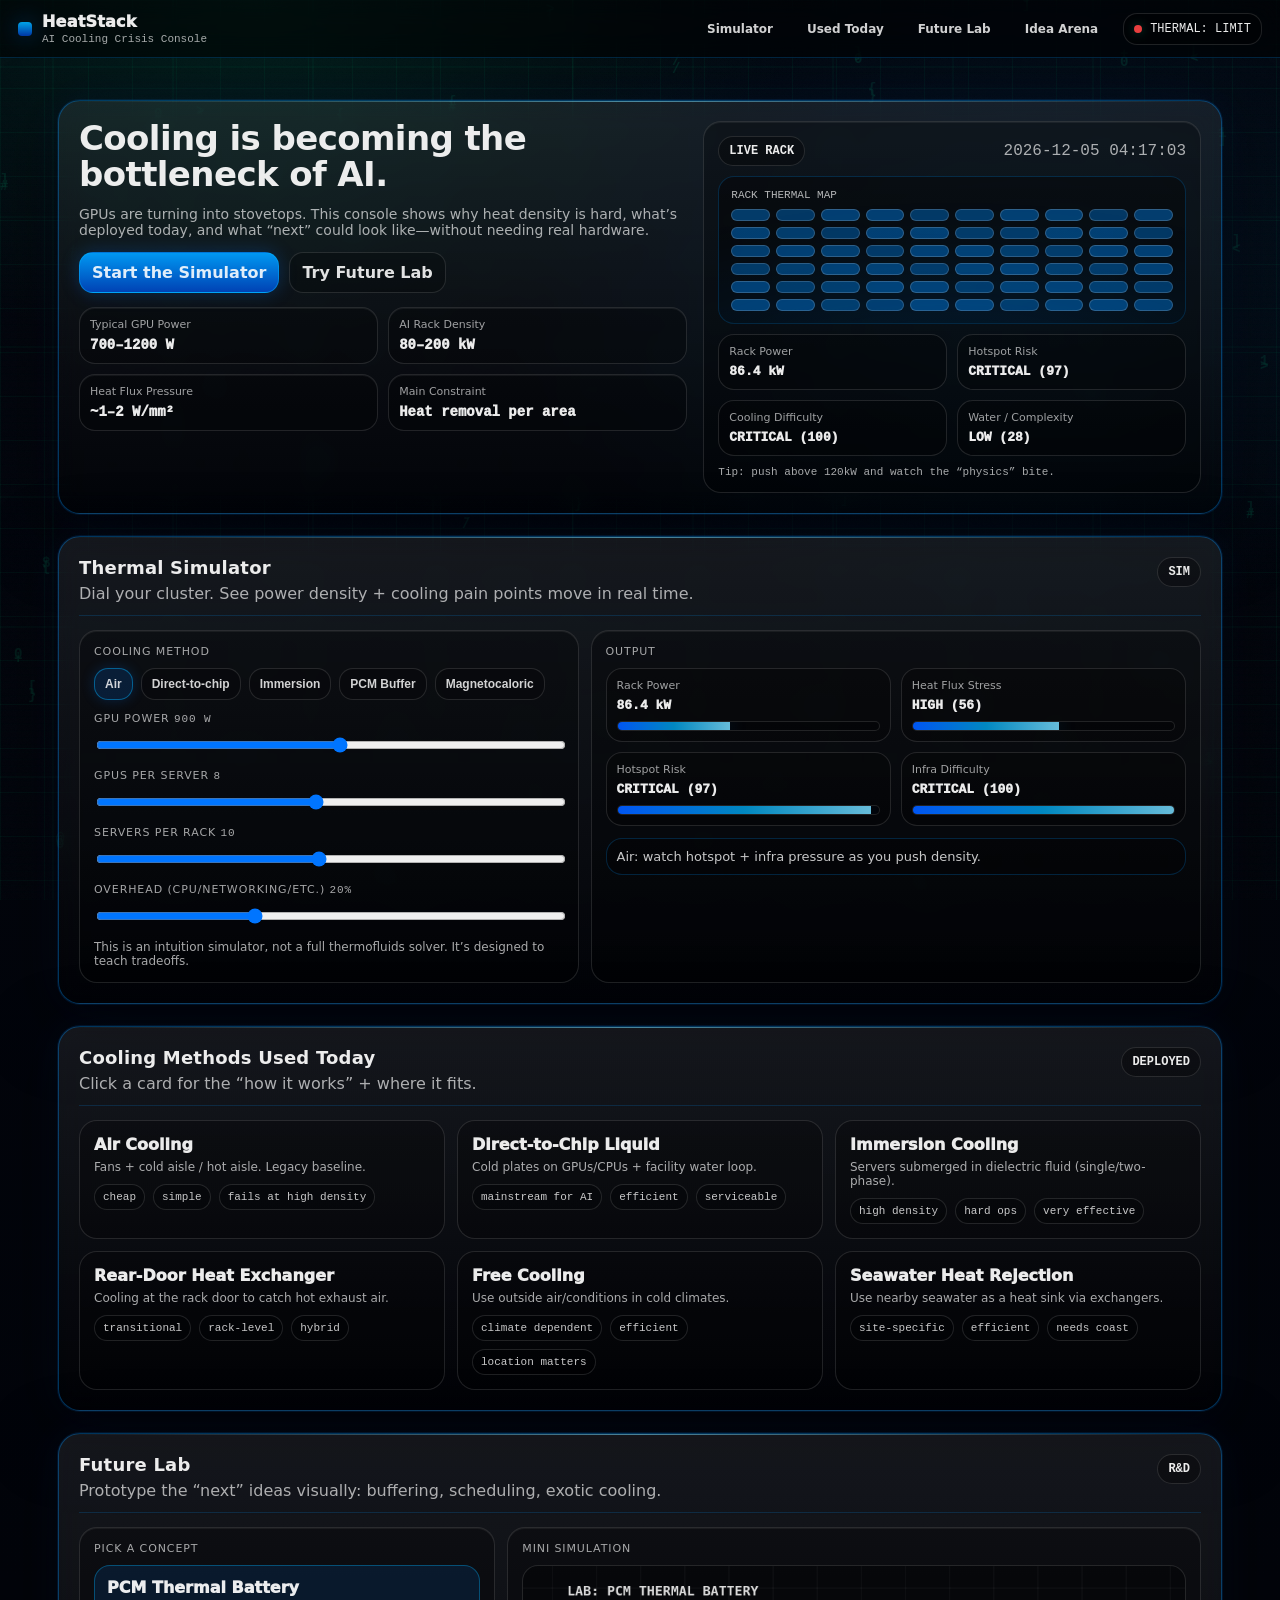
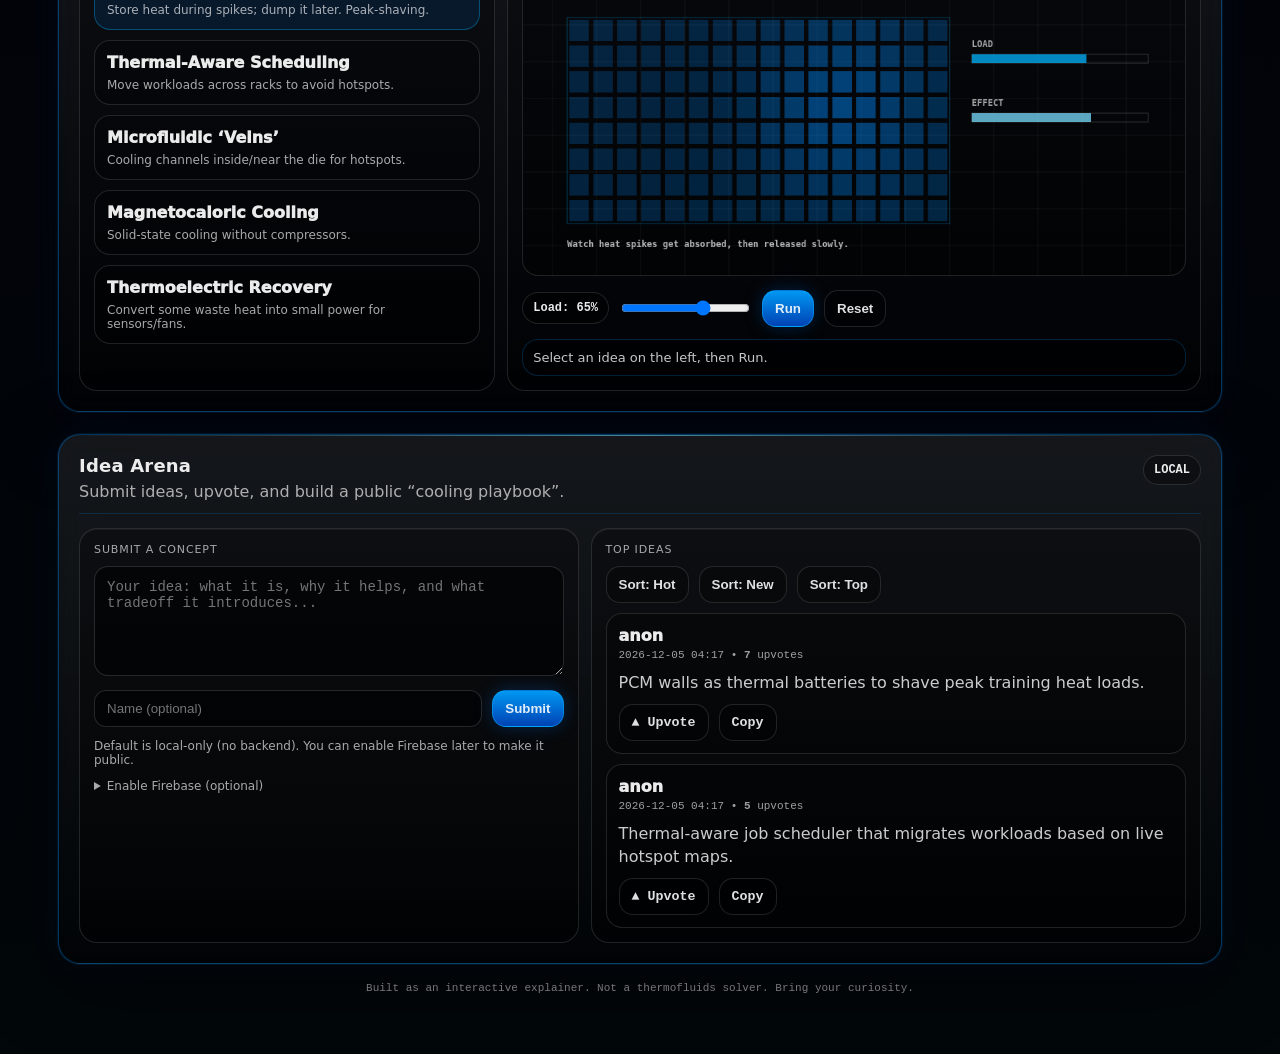
<file: index.html>
<!doctype html>
<html lang="en">
<head>
  <meta charset="utf-8" />
  <meta name="viewport" content="width=device-width,initial-scale=1" />
  <title>HeatStack — AI Cooling Crisis Console</title>
  <meta name="description" content="A cinematic interactive console that explains the AI cooling crisis and explores current + future solutions." />
  <link rel="stylesheet" href="./styles.css" />
</head>

<body>
  <div class="noise"></div>
  <div class="scanlines"></div>
<div class="circuits"></div>
  <canvas id="codeRain"></canvas>
  <header class="topbar">
    <div class="brand">
      <div class="logoMark"></div>
      <div>
        <div class="brandName">HeatStack</div>
        <div class="brandSub mono">AI Cooling Crisis Console</div>
      </div>
    </div>

    <nav class="nav">
      <a href="#sim">Simulator</a>
      <a href="#now">Used Today</a>
      <a href="#future">Future Lab</a>
      <a href="#arena">Idea Arena</a>
    </nav>

    <div class="status mono">
      <span class="dot"></span>
      <span id="statusText">THERMAL: NOMINAL</span>
    </div>
  </header>

  <main class="wrap">
    <!-- HERO / DASH -->
    <section class="card hero" id="top">
      <div class="heroGrid">
        <div>
          <h1>Cooling is becoming the bottleneck of AI.</h1>
          <p class="muted">
            GPUs are turning into stovetops. This console shows why heat density is hard, what’s deployed today,
            and what “next” could look like—without needing real hardware.
          </p>

          <div class="heroCTA">
            <a class="btn primary" href="#sim">Start the Simulator</a>
            <a class="btn ghost" href="#future">Try Future Lab</a>
          </div>

          <div class="metrics">
            <div class="metric">
              <div class="k">Typical GPU Power</div>
              <div class="v mono" id="mGpuW">700–1200 W</div>
            </div>
            <div class="metric">
              <div class="k">AI Rack Density</div>
              <div class="v mono" id="mRackKw">80–200 kW</div>
            </div>
            <div class="metric">
              <div class="k">Heat Flux Pressure</div>
              <div class="v mono" id="mFlux">~1–2 W/mm²</div>
            </div>
            <div class="metric">
              <div class="k">Main Constraint</div>
              <div class="v mono">Heat removal per area</div>
            </div>
          </div>
        </div>

        <div class="hud">
          <div class="hudTop">
            <div class="pill mono">LIVE RACK</div>
            <div class="mono muted" id="hudClock">—</div>
          </div>

          <div class="rackViz">
            <div class="rack">
              <div class="rackGlow" id="rackGlow"></div>
              <div class="rackLabel mono">RACK THERMAL MAP</div>
              <div class="rackRows" id="rackRows"></div>
            </div>

            <div class="hudReadouts">
              <div class="readout">
                <div class="k">Rack Power</div>
                <div class="v mono" id="rRackPower">—</div>
              </div>
              <div class="readout">
                <div class="k">Hotspot Risk</div>
                <div class="v mono" id="rHotspot">—</div>
              </div>
              <div class="readout">
                <div class="k">Cooling Difficulty</div>
                <div class="v mono" id="rDifficulty">—</div>
              </div>
              <div class="readout">
                <div class="k">Water / Complexity</div>
                <div class="v mono" id="rWater">—</div>
              </div>
            </div>
          </div>

          <div class="hudFooter mono muted">
            Tip: push above 120kW and watch the “physics” bite.
          </div>
        </div>
      </div>
    </section>

    <!-- SIMULATOR -->
    <section class="card" id="sim">
      <div class="cardHead">
        <div>
          <h2>Thermal Simulator</h2>
          <p class="muted">Dial your cluster. See power density + cooling pain points move in real time.</p>
        </div>
        <div class="pill mono" id="simMode">SIM</div>
      </div>

      <div class="simGrid">
        <div class="panel">
          <div class="label">Cooling Method</div>
          <div class="seg" id="coolingSeg">
            <button data-cool="air" class="on">Air</button>
            <button data-cool="dtc">Direct-to-chip</button>
            <button data-cool="imm">Immersion</button>
            <button data-cool="pcm">PCM Buffer</button>
            <button data-cool="mag">Magnetocaloric</button>
          </div>

          <div class="control">
            <div class="row">
              <div class="label">GPU power <span class="mono muted" id="gpuWLabel">900 W</span></div>
              <input id="gpuW" type="range" min="250" max="1500" step="10" value="900" />
            </div>

            <div class="row">
              <div class="label">GPUs per server <span class="mono muted" id="gpusPerLabel">8</span></div>
              <input id="gpusPer" type="range" min="1" max="16" step="1" value="8" />
            </div>

            <div class="row">
              <div class="label">Servers per rack <span class="mono muted" id="srvPerLabel">10</span></div>
              <input id="srvPer" type="range" min="1" max="20" step="1" value="10" />
            </div>

            <div class="row">
              <div class="label">Overhead (CPU/Networking/etc.) <span class="mono muted" id="ovhLabel">20%</span></div>
              <input id="ovh" type="range" min="0" max="60" step="1" value="20" />
            </div>
          </div>

          <div class="miniNote muted">
            This is an intuition simulator, not a full thermofluids solver. It’s designed to teach tradeoffs.
          </div>
        </div>

        <div class="panel">
          <div class="label">Output</div>

          <div class="gauges">
            <div class="gauge">
              <div class="k">Rack Power</div>
              <div class="v mono" id="oRackKw">—</div>
              <div class="bar"><div class="fill" id="bRack"></div></div>
            </div>

            <div class="gauge">
              <div class="k">Heat Flux Stress</div>
              <div class="v mono" id="oFlux">—</div>
              <div class="bar"><div class="fill" id="bFlux"></div></div>
            </div>

            <div class="gauge">
              <div class="k">Hotspot Risk</div>
              <div class="v mono" id="oHot">—</div>
              <div class="bar"><div class="fill" id="bHot"></div></div>
            </div>

            <div class="gauge">
              <div class="k">Infra Difficulty</div>
              <div class="v mono" id="oDiff">—</div>
              <div class="bar"><div class="fill" id="bDiff"></div></div>
            </div>
          </div>

          <div class="callout" id="simCallout">
            Increase density to see why air fails first.
          </div>
        </div>
      </div>
    </section>

    <!-- USED TODAY -->
    <section class="card" id="now">
      <div class="cardHead">
        <div>
          <h2>Cooling Methods Used Today</h2>
          <p class="muted">Click a card for the “how it works” + where it fits.</p>
        </div>
        <div class="pill mono">DEPLOYED</div>
      </div>

      <div class="cards" id="nowCards"></div>
      <div class="drawer" id="drawer" aria-hidden="true">
        <div class="drawerInner">
          <div class="drawerTop">
            <div>
              <div class="drawerTitle" id="dTitle">—</div>
              <div class="drawerSub muted" id="dSub">—</div>
            </div>
            <button class="btn ghost" id="dClose" type="button">Close</button>
          </div>
          <div class="drawerBody" id="dBody"></div>
        </div>
      </div>
    </section>

    <!-- FUTURE LAB -->
    <section class="card" id="future">
      <div class="cardHead">
        <div>
          <h2>Future Lab</h2>
          <p class="muted">Prototype the “next” ideas visually: buffering, scheduling, exotic cooling.</p>
        </div>
        <div class="pill mono">R&D</div>
      </div>

      <div class="futureGrid">
        <div class="panel">
          <div class="label">Pick a concept</div>
          <div class="list" id="futureList"></div>
        </div>

        <div class="panel">
          <div class="label">Mini Simulation</div>
          <canvas id="labCanvas" width="900" height="420"></canvas>
          <div class="labControls">
            <div class="chip mono">Load: <span id="labLoad">65%</span></div>
            <input id="labLoadSlider" type="range" min="0" max="100" step="1" value="65" />
            <button class="btn primary" id="labRun" type="button">Run</button>
            <button class="btn ghost" id="labReset" type="button">Reset</button>
          </div>
          <div class="callout" id="labCallout">Select an idea on the left, then Run.</div>
        </div>
      </div>
    </section>

    <!-- IDEA ARENA -->
    <section class="card" id="arena">
      <div class="cardHead">
        <div>
          <h2>Idea Arena</h2>
          <p class="muted">Submit ideas, upvote, and build a public “cooling playbook”.</p>
        </div>
        <div class="pill mono" id="arenaMode">LOCAL</div>
      </div>

      <div class="arenaGrid">
        <div class="panel">
          <div class="label">Submit a concept</div>
          <textarea id="ideaText" rows="4" placeholder="Your idea: what it is, why it helps, and what tradeoff it introduces..."></textarea>

          <div class="row2">
            <input id="ideaName" placeholder="Name (optional)" />
            <button class="btn primary" id="ideaSend" type="button">Submit</button>
          </div>

          <div class="muted" id="ideaMsg" style="margin-top:10px"></div>

          <div class="miniNote muted">
            Default is local-only (no backend). You can enable Firebase later to make it public.
          </div>

          <details class="miniNote">
            <summary class="muted">Enable Firebase (optional)</summary>
            <p class="muted" style="margin-top:10px">
              If you want public submissions + voting, paste Firebase config inside <span class="mono">app.js</span> where indicated,
              then add Firebase scripts before <span class="mono">app.js</span> in <span class="mono">index.html</span>.
              I’ll guide you when you’re ready.
            </p>
          </details>
        </div>

        <div class="panel">
          <div class="label">Top Ideas</div>
          <div class="arenaTools">
            <button class="btn ghost" id="sortHot" type="button">Sort: Hot</button>
            <button class="btn ghost" id="sortNew" type="button">Sort: New</button>
            <button class="btn ghost" id="sortTop" type="button">Sort: Top</button>
          </div>
          <div class="ideas" id="ideas"></div>
        </div>
      </div>
    </section>

    <footer class="foot mono muted">
      Built as an interactive explainer. Not a thermofluids solver. Bring your curiosity.
    </footer>
  </main>

  <script src="./app.js"></script>
</body>

</html>
</file>
<file: styles.css>
:root{
  --bg0:#020611;
  --bg1:#040b1c;
  --panel: rgba(0,0,0,.34);
  --panel2: rgba(255,255,255,.06);
  --text: rgba(255,255,255,.92);
  --muted: rgba(255,255,255,.66);
  --line: rgba(0,150,255,.35);
  --line2: rgba(255,255,255,.12);
  --glow: rgba(0,140,255,.15);
  --shadow: 0 20px 70px rgba(0,0,0,.65);
}

*{ box-sizing:border-box; }
html{ scroll-behavior:smooth; }
body{
  margin:0;
  color:var(--text);
  font-family: ui-sans-serif, system-ui, -apple-system, Segoe UI, Roboto, Arial;
  overflow-x:hidden;

  /* Base darkness */
  background:
    radial-gradient(900px 600px at 20% 0%, rgba(0,255,160,.10), transparent 60%),
    radial-gradient(900px 600px at 80% 10%, rgba(0,160,255,.08), transparent 60%),
    linear-gradient(180deg, #03060e 0%, #02040a 60%, #02070a 100%);
}

/* Layer 1: subtle film grain */
.noise{
  position:fixed; inset:0;
  background-image:url("data:image/svg+xml,%3Csvg xmlns='http://www.w3.org/2000/svg' width='260' height='260'%3E%3Cfilter id='n'%3E%3CfeTurbulence type='fractalNoise' baseFrequency='.85' numOctaves='3' stitchTiles='stitch'/%3E%3C/filter%3E%3Crect width='260' height='260' filter='url(%23n)' opacity='.25'/%3E%3C/svg%3E");
  opacity:.06;
  mix-blend-mode:overlay;
  pointer-events:none;
  z-index:1;
}

/* Layer 2: scanlines */
.scanlines{
  position:fixed; inset:0;
  background: repeating-linear-gradient(
    0deg,
    rgba(0,255,160,.06) 0px,
    rgba(0,255,160,.06) 1px,
    transparent 2px,
    transparent 7px
  );
  opacity:.12;
  pointer-events:none;
  z-index:2;
}

/* Layer 3: circuit traces + moving “signal” */
.circuits{
  position:fixed; inset:0;
  z-index:2;
  pointer-events:none;
  opacity:.65;

  background:
    /* bright signal streaks */
    repeating-linear-gradient(90deg,
      transparent 0px,
      transparent 52px,
      rgba(0,255,160,.10) 53px,
      transparent 54px,
      transparent 120px
    ),
    repeating-linear-gradient(0deg,
      transparent 0px,
      transparent 62px,
      rgba(0,255,160,.10) 63px,
      transparent 64px,
      transparent 150px
    ),
    /* microchip grid */
    linear-gradient(rgba(0,255,160,.07) 1px, transparent 1px),
    linear-gradient(90deg, rgba(0,255,160,.07) 1px, transparent 1px);

  background-size:
    260px 260px,
    280px 280px,
    44px 44px,
    44px 44px;

  filter: drop-shadow(0 0 14px rgba(0,255,160,.08));
  animation: driftCircuit 16s linear infinite;
}

@keyframes driftCircuit{
  from{ background-position: 0 0, 0 0, 0 0, 0 0; }
  to  { background-position: 500px 0, 0 500px, 120px 220px, 220px 120px; }
}

.mono{ font-family: ui-monospace, SFMono-Regular, Menlo, Monaco, Consolas, "Liberation Mono", monospace; }
.muted{ color:var(--muted); }

.wrap{ max-width:1200px; margin:0 auto; padding:20px 18px 60px; position:relative; z-index:3; }

.topbar{
  position:sticky; top:0;
  z-index:10;
  display:flex;
  align-items:center;
  gap:14px;
  padding:12px 18px;
  background: rgba(0,0,0,.55);
  border-bottom:1px solid rgba(0,150,255,.22);
  backdrop-filter: blur(14px);
}
.brand{ display:flex; align-items:center; gap:10px; }
.logoMark{
  width:14px; height:14px; border-radius:4px;
  background: linear-gradient(180deg, rgba(0,180,255,.9), rgba(0,60,180,.9));
  box-shadow: 0 0 22px rgba(0,120,255,.35);
}
.brandName{ font-weight:950; letter-spacing:.2px; }
.brandSub{ font-size:11px; margin-top:2px; color:rgba(255,255,255,.65); }

.nav{ margin-left:auto; display:flex; gap:12px; }
.nav a{
  color:rgba(255,255,255,.82);
  text-decoration:none;
  font-weight:800;
  font-size:12px;
  padding:8px 10px;
  border-radius:12px;
  border:1px solid transparent;
}
.nav a:hover{
  border-color: rgba(0,150,255,.35);
  background: rgba(255,255,255,.05);
}

.status{
  display:flex; align-items:center; gap:8px;
  padding:8px 10px;
  border:1px solid rgba(255,255,255,.12);
  border-radius:14px;
  background: rgba(0,0,0,.35);
  font-size:12px;
}
.dot{
  width:8px; height:8px; border-radius:99px;
  background: rgba(0,255,170,.85);
  box-shadow: 0 0 10px rgba(0,255,170,.25);
}

.card{
  margin-top:22px;
  border-radius:22px;
  padding:20px;
  border:1px solid rgba(0,150,255,.35);
  background: linear-gradient(180deg, rgba(255,255,255,.08), rgba(0,0,0,.35));
  box-shadow: 0 0 0 1px rgba(0,120,255,.12), var(--shadow), 0 0 40px rgba(0,120,255,.08);
  backdrop-filter: blur(12px);
  position:relative;
  overflow:hidden;
}
.card::before{
  content:"";
  position:absolute; left:0; right:0; top:0; height:1px;
  background: linear-gradient(90deg, transparent, rgba(120,220,255,.85), transparent);
  opacity:.65;
}
.card:hover{
  box-shadow: 0 0 0 1px rgba(0,180,255,.25), 0 25px 85px rgba(0,0,0,.72), 0 0 55px rgba(0,160,255,.12);
}

.cardHead{ display:flex; justify-content:space-between; align-items:flex-start; gap:12px;
  padding-bottom:12px; border-bottom:1px solid rgba(0,150,255,.18); margin-bottom:14px;
}
.cardHead h2{ margin:0; font-size:18px; letter-spacing:.2px; }
.cardHead p{ margin:6px 0 0; }

.pill{
  padding:7px 10px;
  border-radius:999px;
  border:1px solid rgba(255,255,255,.12);
  background: rgba(0,0,0,.30);
  font-size:12px;
  font-weight:800;
  white-space:nowrap;
}

.hero h1{ margin:0; font-size:34px; line-height:1.05; letter-spacing:-.6px; }
.hero p{ font-size:14px; max-width:640px; }

.heroGrid{ display:grid; grid-template-columns: 1.1fr .9fr; gap:16px; align-items:stretch; }
.heroCTA{ display:flex; gap:10px; margin-top:14px; flex-wrap:wrap; }

.btn{
  border:1px solid rgba(255,255,255,.12);
  background: rgba(0,0,0,.25);
  color: rgba(255,255,255,.88);
  padding:10px 12px;
  border-radius:14px;
  font-weight:900;
  text-decoration:none;
  display:inline-flex;
  gap:10px;
  align-items:center;
  cursor:pointer;
}
.btn:hover{ background: rgba(255,255,255,.06); border-color: rgba(0,150,255,.28); }
.btn.primary{
  background: linear-gradient(180deg, rgba(0,160,255,.95), rgba(0,70,190,.95));
  border-color: rgba(0,180,255,.45);
  box-shadow: 0 0 18px rgba(0,120,255,.25);
}
.btn.primary:hover{ filter: brightness(1.06); }
.btn.ghost{ background: rgba(0,0,0,.25); }

.metrics{ margin-top:14px; display:grid; grid-template-columns: repeat(2, 1fr); gap:10px; }
.metric{
  border:1px solid rgba(255,255,255,.12);
  background: rgba(0,0,0,.25);
  border-radius:16px;
  padding:10px;
  box-shadow: inset 0 1px 0 rgba(255,255,255,.06);
}
.metric .k{ color:rgba(255,255,255,.62); font-size:11px; margin-bottom:6px; }
.metric .v{ font-size:14px; font-weight:950; }

.hud{
  border:1px solid rgba(255,255,255,.12);
  background: rgba(0,0,0,.28);
  border-radius:18px;
  padding:14px;
  box-shadow: inset 0 1px 0 rgba(255,255,255,.06);
}
.hudTop{ display:flex; justify-content:space-between; align-items:center; }
.hudFooter{ margin-top:10px; font-size:11px; }

.rackViz{ margin-top:10px; display:grid; grid-template-columns: 1fr; gap:10px; }
.rack{
  position:relative;
  border-radius:16px;
  border:1px solid rgba(0,150,255,.22);
  background: rgba(0,0,0,.35);
  padding:12px;
  overflow:hidden;
}
.rackLabel{ font-size:11px; color:rgba(255,255,255,.70); margin-bottom:8px; }
.rackRows{ display:grid; grid-template-columns: repeat(10, 1fr); gap:6px; }
.cell{
  height:12px;
  border-radius:6px;
  border:1px solid rgba(255,255,255,.10);
  background: rgba(255,255,255,.06);
}
.rackGlow{
  position:absolute; inset:-40px;
  background: radial-gradient(700px 260px at 50% 110%, rgba(0,140,255,.16), transparent 65%);
  pointer-events:none;
  opacity:.9;
}

.hudReadouts{ display:grid; grid-template-columns: repeat(2, 1fr); gap:10px; }
.readout{
  border:1px solid rgba(255,255,255,.12);
  background: rgba(0,0,0,.25);
  border-radius:16px;
  padding:10px;
}
.readout .k{ font-size:11px; color:rgba(255,255,255,.62); margin-bottom:6px; }
.readout .v{ font-size:13px; font-weight:950; }

.simGrid{ display:grid; grid-template-columns: .9fr 1.1fr; gap:12px; }
.panel{
  border:1px solid rgba(255,255,255,.12);
  background: rgba(0,0,0,.28);
  border-radius:18px;
  padding:14px;
  box-shadow: inset 0 1px 0 rgba(255,255,255,.06);
}
.label{ font-size:11px; letter-spacing:.9px; text-transform:uppercase; color:rgba(255,255,255,.64); margin-bottom:10px; }

.seg{ display:flex; flex-wrap:wrap; gap:8px; }
.seg button{
  border:1px solid rgba(255,255,255,.12);
  background: rgba(0,0,0,.22);
  color: rgba(255,255,255,.82);
  padding:8px 10px;
  border-radius:14px;
  cursor:pointer;
  font-weight:900;
  font-size:12px;
}
.seg button.on{
  border-color: rgba(0,180,255,.45);
  background: rgba(0,120,255,.16);
  box-shadow: 0 0 14px rgba(0,120,255,.20);
}
.control .row{ margin-top:12px; }
.control input[type="range"]{ width:100%; }

.miniNote{ margin-top:12px; font-size:12px; }

.gauges{ display:grid; grid-template-columns: 1fr 1fr; gap:10px; }
.gauge{
  border:1px solid rgba(255,255,255,.12);
  background: rgba(0,0,0,.25);
  border-radius:16px;
  padding:10px;
}
.gauge .k{ font-size:11px; color:rgba(255,255,255,.62); margin-bottom:6px; }
.gauge .v{ font-size:13px; font-weight:950; }
.bar{
  margin-top:8px;
  height:10px;
  border-radius:99px;
  border:1px solid rgba(255,255,255,.12);
  background: rgba(0,0,0,.30);
  overflow:hidden;
}
.fill{
  height:100%;
  width:0%;
  background: linear-gradient(90deg, rgba(0,90,255,.95), rgba(0,180,255,.75), rgba(120,220,255,.85));
  box-shadow: 0 0 18px rgba(0,120,255,.25);
  transition: width .15s ease;
}
.callout{
  margin-top:12px;
  border:1px solid rgba(0,150,255,.22);
  background: rgba(0,0,0,.26);
  border-radius:16px;
  padding:10px;
  color: rgba(255,255,255,.78);
  font-size:13px;
}

.cards{ display:grid; grid-template-columns: repeat(3, 1fr); gap:12px; }
.cardMini{
  border:1px solid rgba(255,255,255,.12);
  background: rgba(0,0,0,.25);
  border-radius:18px;
  padding:14px;
  cursor:pointer;
  transition: transform .16s ease, border-color .16s ease;
}
.cardMini:hover{ transform: translateY(-2px); border-color: rgba(0,150,255,.30); }
.cardMini .t{ font-weight:950; margin-bottom:6px; }
.cardMini .s{ font-size:12px; color:rgba(255,255,255,.66); }
.tags{ margin-top:10px; display:flex; gap:8px; flex-wrap:wrap; }
.tag{
  font-size:11px;
  padding:6px 8px;
  border-radius:999px;
  border:1px solid rgba(255,255,255,.12);
  background: rgba(0,0,0,.24);
  color: rgba(255,255,255,.78);
}

.drawer{
  position:fixed; inset:0;
  background: rgba(0,0,0,.55);
  display:none;
  align-items:flex-end;
  justify-content:center;
  z-index:30;
  padding:14px;
}
.drawer.show{ display:flex; }
.drawerInner{
  width:min(980px, 100%);
  border:1px solid rgba(0,150,255,.25);
  border-radius:18px;
  background: rgba(0,0,0,.62);
  backdrop-filter: blur(16px);
  box-shadow: 0 40px 120px rgba(0,0,0,.8);
  overflow:hidden;
}
.drawerTop{
  display:flex; justify-content:space-between; align-items:flex-start; gap:12px;
  padding:14px;
  border-bottom:1px solid rgba(255,255,255,.10);
}
.drawerTitle{ font-weight:950; font-size:18px; }
.drawerBody{ padding:14px; color: rgba(255,255,255,.82); line-height:1.5; }
.drawerBody ul{ margin:10px 0 0 18px; color: rgba(255,255,255,.78); }

.futureGrid{ display:grid; grid-template-columns: .75fr 1.25fr; gap:12px; }
.list{ display:flex; flex-direction:column; gap:10px; }
.item{
  border:1px solid rgba(255,255,255,.12);
  background: rgba(0,0,0,.25);
  border-radius:16px;
  padding:12px;
  cursor:pointer;
}
.item.on{ border-color: rgba(0,180,255,.35); background: rgba(0,120,255,.12); }
.item .t{ font-weight:950; margin-bottom:6px; }
.item .s{ color: rgba(255,255,255,.66); font-size:12px; }

#labCanvas{
  width:100%;
  height:auto;
  border-radius:16px;
  border:1px solid rgba(255,255,255,.12);
  background: rgba(0,0,0,.30);
}
.labControls{
  margin-top:10px;
  display:flex;
  gap:10px;
  align-items:center;
  flex-wrap:wrap;
}
.chip{
  padding:8px 10px;
  border-radius:999px;
  border:1px solid rgba(255,255,255,.12);
  background: rgba(0,0,0,.25);
  font-weight:900;
  font-size:12px;
}

.arenaGrid{ display:grid; grid-template-columns: .9fr 1.1fr; gap:12px; }
textarea{
  width:100%;
  resize: vertical;
  min-height: 110px;
  padding:12px;
  border-radius:14px;
  border:1px solid rgba(255,255,255,.14);
  background: rgba(0,0,0,.55);
  color: rgba(255,255,255,.92);
  font-size:14px;
}
.row2{ display:flex; gap:10px; margin-top:10px; flex-wrap:wrap; align-items:center; }
.row2 input{
  flex:1; min-width: 180px;
  padding:10px 12px;
  border-radius:12px;
  border:1px solid rgba(255,255,255,.14);
  background: rgba(0,0,0,.55);
  color: rgba(255,255,255,.92);
}
.arenaTools{ display:flex; gap:10px; flex-wrap:wrap; margin-bottom:10px; }

.ideas{ display:flex; flex-direction:column; gap:10px; }
.idea{
  border:1px solid rgba(255,255,255,.12);
  background: rgba(0,0,0,.25);
  border-radius:16px;
  padding:12px;
}
.ideaTop{ display:flex; justify-content:space-between; gap:10px; align-items:flex-start; }
.ideaTitle{ font-weight:950; }
.ideaMeta{ font-size:11px; color: rgba(255,255,255,.62); margin-top:4px; }
.ideaText{ margin-top:10px; color: rgba(255,255,255,.80); line-height:1.45; }
.ideaBtns{ margin-top:10px; display:flex; gap:10px; flex-wrap:wrap; }

.foot{ margin-top:18px; text-align:center; font-size:11px; }

@media (max-width: 980px){
  .heroGrid, .simGrid, .futureGrid, .arenaGrid{ grid-template-columns: 1fr; }
  .cards{ grid-template-columns: 1fr; }

}

#codeRain{
  position:fixed;
  inset:0;
  z-index:2;
  pointer-events:none;
  opacity:.18;
  mix-blend-mode:screen;
}
</file>
